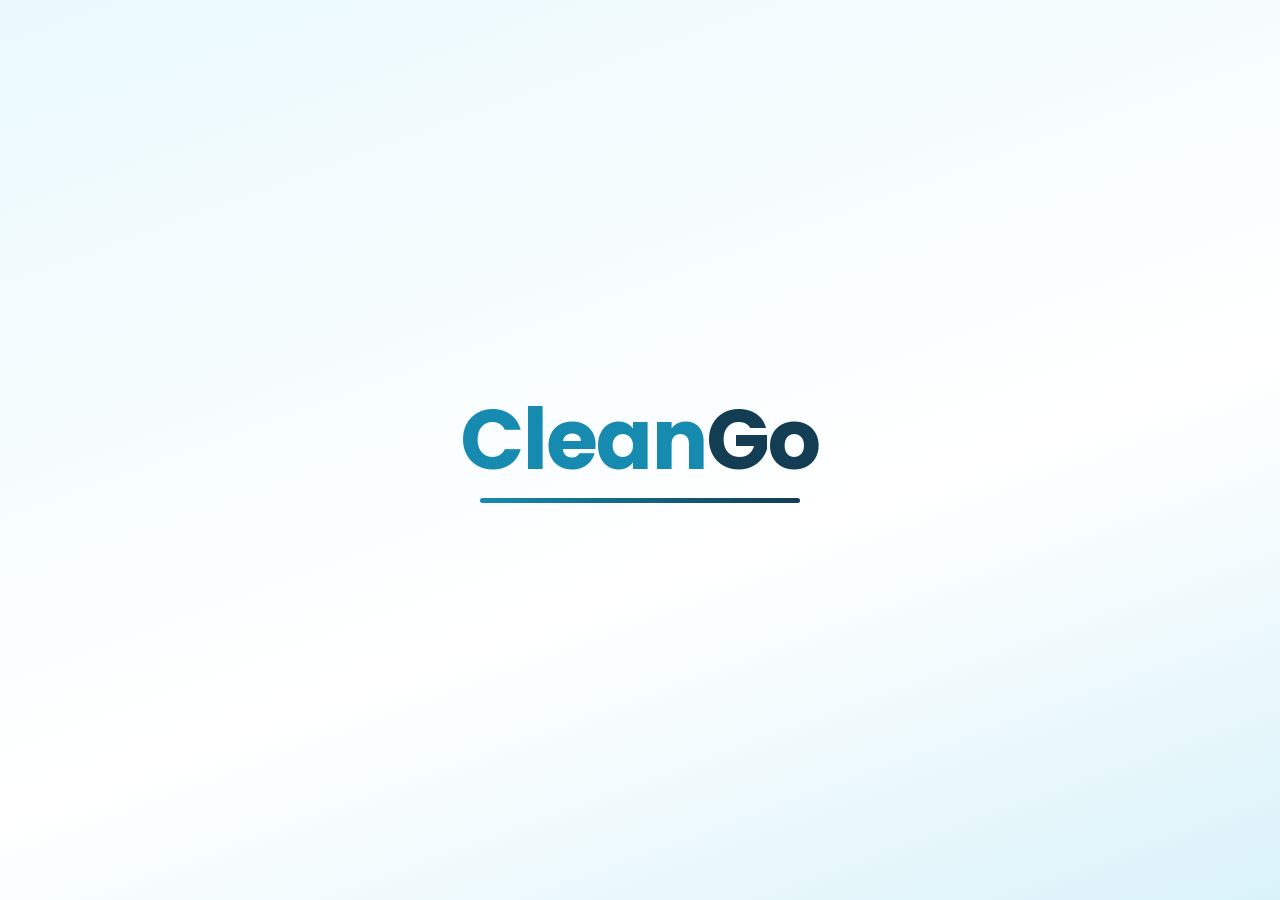
<file: index.html>
<!DOCTYPE html>
<html lang="id">
<head>
<meta charset="UTF-8">
<meta name="viewport" content="width=device-width, initial-scale=1">
<title>CleanGo: Laundry Online Antar-Jemput di Madiun</title>
<meta name="description" content="CleanGo laundry online di Madiun. Pesan antar-jemput dari rumah: kiloan, satuan, cuci-setrika, atau express 6 jam. Pantau status cucian sampai selesai.">
<meta name="robots" content="index, follow, max-image-preview:large">
<meta name="author" content="CleanGo">
<meta name="theme-color" content="#168BAF">
<meta name="geo.region" content="ID-JI">
<meta name="geo.placename" content="Madiun">
<link rel="canonical" href="https://cleango-dun.vercel.app/">
<link rel="icon" href="data:image/svg+xml,%3Csvg xmlns='http://www.w3.org/2000/svg' viewBox='0 0 64 64'%3E%3Cpath d='M32 5C25 16 14 28 14 40a18 18 0 0 0 36 0C50 28 39 16 32 5z' fill='%23168BAF'/%3E%3C/svg%3E">
<meta property="og:type" content="website">
<meta property="og:site_name" content="CleanGo">
<meta property="og:title" content="CleanGo: Laundry Online Antar-Jemput di Madiun">
<meta property="og:description" content="CleanGo laundry online di Madiun. Pesan antar-jemput dari rumah: kiloan, satuan, cuci-setrika, atau express 6 jam. Pantau status cucian sampai selesai.">
<meta property="og:url" content="https://cleango-dun.vercel.app/">
<meta property="og:image" content="https://cleango-dun.vercel.app/assets/hero.jpg">
<meta property="og:locale" content="id_ID">
<meta name="twitter:card" content="summary_large_image">
<meta name="twitter:title" content="CleanGo: Laundry Online Antar-Jemput di Madiun">
<meta name="twitter:description" content="CleanGo laundry online di Madiun. Pesan antar-jemput dari rumah: kiloan, satuan, cuci-setrika, atau express 6 jam. Pantau status cucian sampai selesai.">
<meta name="twitter:image" content="https://cleango-dun.vercel.app/assets/hero.jpg">
<!-- Verifikasi Google Search Console (metode tag HTML). Ganti KODE_GSC lalu hapus tanda komentar:
<meta name="google-site-verification" content="KODE_GSC">
-->
<link rel="preconnect" href="https://fonts.googleapis.com">
<link rel="preconnect" href="https://fonts.gstatic.com" crossorigin>
<link href="https://fonts.googleapis.com/css2?family=Poppins:wght@400;500;600;700;800&display=swap" rel="stylesheet">
<link rel="stylesheet" href="css/style.css">
<script type="application/ld+json">
{
  "@context": "https://schema.org",
  "@graph": [
    {
      "@type": "WebSite",
      "@id": "https://cleango-dun.vercel.app/#website",
      "url": "https://cleango-dun.vercel.app/",
      "name": "CleanGo",
      "inLanguage": "id-ID",
      "dateModified": "2026-11-19",
      "publisher": {
        "@id": "https://cleango-dun.vercel.app/#business"
      }
    },
    {
      "@type": "DryCleaningOrLaundry",
      "@id": "https://cleango-dun.vercel.app/#business",
      "name": "CleanGo",
      "url": "https://cleango-dun.vercel.app/",
      "image": "https://cleango-dun.vercel.app/assets/hero.jpg",
      "description": "CleanGo laundry online di Madiun. Pesan antar-jemput dari rumah: kiloan, satuan, cuci-setrika, atau express 6 jam. Pantau status cucian sampai selesai.",
      "telephone": "+62-857-1042-3097",
      "foundingDate": "2025",
      "founder": {
        "@type": "Person",
        "name": "Kelompok 1"
      },
      "knowsAbout": [
        "laundry kiloan",
        "laundry satuan",
        "laundry express",
        "cuci dan setrika"
      ],
      "address": {
        "@type": "PostalAddress",
        "streetAddress": "Jl. Pahlawan No. 03",
        "addressLocality": "Madiun",
        "addressRegion": "Jawa Timur",
        "addressCountry": "ID"
      },
      "hasMap": "https://www.google.com/maps/search/?api=1&query=Jl.+Pahlawan+No.+03+Madiun",
      "areaServed": {
        "@type": "City",
        "name": "Madiun"
      },
      "sameAs": [
        "https://instagram.com/itscleango.laundry"
      ]
    },
    {
      "@type": "WebPage",
      "@id": "https://cleango-dun.vercel.app/#webpage",
      "url": "https://cleango-dun.vercel.app/",
      "name": "CleanGo: Laundry Online Antar-Jemput di Madiun",
      "inLanguage": "id-ID",
      "dateModified": "2026-11-19",
      "isPartOf": {
        "@id": "https://cleango-dun.vercel.app/#website"
      },
      "about": {
        "@id": "https://cleango-dun.vercel.app/#business"
      },
      "author": {
        "@type": "Person",
        "name": "Kelompok 1",
        "worksFor": {
          "@id": "https://cleango-dun.vercel.app/#business"
        }
      }
    },
    {
      "@type": "FAQPage",
      "@id": "https://cleango-dun.vercel.app/#faq",
      "mainEntity": [
        {
          "@type": "Question",
          "name": "Berapa lama laundry selesai?",
          "acceptedAnswer": {
            "@type": "Answer",
            "text": "Reguler 2 hari, express 6 jam setelah cucian ditimbang."
          }
        },
        {
          "@type": "Question",
          "name": "Bagaimana cara membayar?",
          "acceptedAnswer": {
            "@type": "Answer",
            "text": "Tunai saat antar, transfer bank, atau QRIS (simulasi pada versi demo)."
          }
        },
        {
          "@type": "Question",
          "name": "Berapa biaya antar-jemput?",
          "acceptedAnswer": {
            "@type": "Answer",
            "text": "Rp5.000 per pesanan, dan gratis untuk pesanan di atas Rp50.000."
          }
        },
        {
          "@type": "Question",
          "name": "Ada promo untuk pesanan pertama?",
          "acceptedAnswer": {
            "@type": "Answer",
            "text": "Ya. Masukkan kode CLEANGO10 saat checkout untuk diskon 10% yang berlaku untuk semua layanan."
          }
        }
      ]
    },
    {
      "@type": "HowTo",
      "@id": "https://cleango-dun.vercel.app/#cara-pesan",
      "name": "Cara pesan laundry di CleanGo",
      "description": "Langkah pemesanan laundry online dengan antar-jemput di Kota Madiun.",
      "step": [
        {
          "@type": "HowToStep",
          "position": 1,
          "name": "Pesan online",
          "text": "Pilih layanan, isi berat atau jumlah, tentukan jadwal jemput."
        },
        {
          "@type": "HowToStep",
          "position": 2,
          "name": "Kurir menjemput",
          "text": "Kurir datang ke alamat Anda dan menimbang cucian."
        },
        {
          "@type": "HowToStep",
          "position": 3,
          "name": "Dicuci dan dirapikan",
          "text": "Cuci, kering, setrika, dan kemas. Status bisa dipantau."
        },
        {
          "@type": "HowToStep",
          "position": 4,
          "name": "Diantar kembali",
          "text": "Pakaian bersih sampai di rumah Anda."
        }
      ]
    }
  ]
}
</script>
</head>
<body>
<noscript><p>CleanGo membutuhkan JavaScript untuk fitur pesan dan lacak. Tanpa JavaScript, hubungi WhatsApp 0857-1042-3097 atau datang ke Jl. Pahlawan No. 03, Madiun.</p></noscript>
<header><div class="wrap nav">
<a class="logo" href="#beranda"><svg class="logo-ic" viewBox="0 0 64 64" aria-hidden="true"><path d="M32 5C25 16 14 28 14 40a18 18 0 0 0 36 0C50 28 39 16 32 5z"/></svg><span class="lt">Clean<span>Go</span></span></a>
<button id="menu" aria-label="Buka menu">☰</button>
<nav id="nav" aria-label="Menu utama"></nav>
</div></header>
<main>
<div class="view on" id="v-beranda" style="padding:0">
<section class="hero"><h1 class="sr-only">Laundry online antar-jemput di Madiun | CleanGo</h1><div class="hero-bg" aria-hidden="true"></div><div class="hero-bubbles" aria-hidden="true"><i style="--s:34px;--l:20%;--d:12.9s;--dl:-0.9s;--x:22px"></i><i style="--s:48px;--l:13%;--d:12.7s;--dl:-1.0s;--x:2px"></i><i style="--s:27px;--l:5%;--d:9.9s;--dl:-7.5s;--x:-15px"></i><i style="--s:19px;--l:71%;--d:13.2s;--dl:-14.9s;--x:-23px"></i><i style="--s:28px;--l:81%;--d:15.3s;--dl:-17.1s;--x:6px"></i><i style="--s:51px;--l:51%;--d:9.5s;--dl:-4.0s;--x:5px"></i><i style="--s:68px;--l:18%;--d:11.9s;--dl:-2.6s;--x:-23px"></i><i style="--s:50px;--l:40%;--d:14.6s;--dl:-12.3s;--x:-24px"></i><i style="--s:51px;--l:74%;--d:15.4s;--dl:-6.7s;--x:5px"></i><i style="--s:59px;--l:9%;--d:14.6s;--dl:-11.1s;--x:1px"></i><i style="--s:57px;--l:69%;--d:13.3s;--dl:-5.7s;--x:7px"></i><i style="--s:43px;--l:47%;--d:12.0s;--dl:-14.3s;--x:14px"></i><i style="--s:63px;--l:32%;--d:9.8s;--dl:-5.4s;--x:1px"></i><i style="--s:70px;--l:44%;--d:16.3s;--dl:-5.2s;--x:-26px"></i><i style="--s:21px;--l:66%;--d:13.2s;--dl:-13.6s;--x:-21px"></i><i style="--s:45px;--l:54%;--d:9.4s;--dl:-12.0s;--x:18px"></i><i style="--s:49px;--l:74%;--d:16.9s;--dl:-14.7s;--x:-9px"></i><i style="--s:58px;--l:45%;--d:14.9s;--dl:-10.4s;--x:-1px"></i><i style="--s:18px;--l:12%;--d:18.4s;--dl:-8.5s;--x:12px"></i><i style="--s:18px;--l:8%;--d:16.3s;--dl:-5.6s;--x:6px"></i><i style="--s:57px;--l:58%;--d:11.8s;--dl:-6.9s;--x:12px"></i><i style="--s:36px;--l:3%;--d:18.4s;--dl:-6.4s;--x:9px"></i></div><div class="wrap">
<div><div class="logo3d" role="img" aria-label="CleanGo"><span class="l3-shadow" aria-hidden="true"></span><span class="l3-obj"><span class="l3 d" style="--i:12" aria-hidden="true"><b>Clean</b><i>Go</i></span><span class="l3 d" style="--i:11" aria-hidden="true"><b>Clean</b><i>Go</i></span><span class="l3 d" style="--i:10" aria-hidden="true"><b>Clean</b><i>Go</i></span><span class="l3 d" style="--i:9" aria-hidden="true"><b>Clean</b><i>Go</i></span><span class="l3 d" style="--i:8" aria-hidden="true"><b>Clean</b><i>Go</i></span><span class="l3 d" style="--i:7" aria-hidden="true"><b>Clean</b><i>Go</i></span><span class="l3 d" style="--i:6" aria-hidden="true"><b>Clean</b><i>Go</i></span><span class="l3 d" style="--i:5" aria-hidden="true"><b>Clean</b><i>Go</i></span><span class="l3 d" style="--i:4" aria-hidden="true"><b>Clean</b><i>Go</i></span><span class="l3 d" style="--i:3" aria-hidden="true"><b>Clean</b><i>Go</i></span><span class="l3 d" style="--i:2" aria-hidden="true"><b>Clean</b><i>Go</i></span><span class="l3 d" style="--i:1" aria-hidden="true"><b>Clean</b><i>Go</i></span><span class="l3 f" aria-hidden="true"><b>Clean</b><i>Go</i></span></span></div>
<p>Fresh Clothes, Fresh Start. Pesan dari ponsel, kurir menjemput di Madiun, dan Anda bisa melihat cucian sudah sampai tahap mana.</p>
<div class="row"><a class="btn" href="#pesan">Pesan Laundry</a><a class="btn alt" href="#lacak">Lacak Pesanan</a></div></div>

</div></section>




<div class="more-links">Jelajahi: <a href="#promo">Promo</a> · <a href="#antar">Antar-jemput</a> · <a href="#mesin">Proses</a> · <a href="#cara">Cara kerja</a> · <a href="#artikel">Artikel</a> · <a href="#harga">Harga</a> · <a href="#faq">FAQ</a></div>
</div>
<div class="view" id="v-layanan" style="padding:0">
<section class="blk" id="layanan"><div class="wrap"><div class="ttl"><h2>Layanan laundry apa saja yang tersedia?</h2><p>CleanGo menyediakan laundry kiloan, cuci dan setrika, laundry express, laundry satuan, serta perawatan sepatu, selimut, dan jas. Semuanya untuk mahasiswa, pekerja, dan keluarga di Kota Madiun.</p></div><div class="grid"><div class="card img"><img loading="lazy" decoding="async" src="assets/layanan-kiloan.jpg" alt="Keranjang pakaian bersih" style="object-position:center 40%"><div><h3>Laundry kiloan</h3><p>Cuci bersih, kering, dan lipat, dihitung per kilogram. Cocok untuk pakaian harian keluarga dan kos.</p></div></div><div class="card img"><img loading="lazy" decoding="async" src="assets/layanan-cuci-setrika.jpg" alt="Setrika dan kemeja tergantung" style="object-position:center 20%"><div><h3>Cuci dan setrika</h3><p>Pakaian dicuci, disetrika rapi, lalu dikemas. Pulang dalam keadaan wangi, licin, dan siap dipakai.</p></div></div><div class="card img"><img loading="lazy" decoding="async" src="assets/layanan-express.jpg" alt="Mesin cuci industri" style="object-position:center 40%"><div><h3>Laundry express</h3><p>Selesai dalam 6 jam setelah cucian ditimbang. Cocok untuk jadwal yang mepet, seperti kerja atau kuliah.</p></div></div><div class="card img"><img loading="lazy" decoding="async" src="assets/layanan-satuan.jpg" alt="Mencuci pakaian dengan busa"><div><h3>Laundry satuan</h3><p>Kemeja, celana, jaket, atau selimut dicuci per potong dengan perhatian khusus pada bahannya.</p></div></div><div class="card img"><img loading="lazy" decoding="async" src="assets/sepatu.jpg" alt="Sepatu putih sedang disikat dengan sikat khusus" style="object-position:center 50%"><div><h3>Cuci sepatu</h3><p>Sepatu dibersihkan per pasang. Cocok untuk sneakers, sepatu kerja, dan sepatu sekolah.</p></div></div><div class="card img"><img loading="lazy" decoding="async" src="assets/selimut.jpg" alt="Selimut putih tebal di samping mesin cuci" style="object-position:center 40%"><div><h3>Cuci selimut dan bed cover</h3><p>Selimut tebal dan bed cover dicuci per potong, sehingga tetap bersih dan nyaman dipakai.</p></div></div><div class="card img"><img loading="lazy" decoding="async" src="assets/jas.jpg" alt="Jas putih digantung dan dikukus dengan steamer" style="object-position:center 30%"><div><h3>Cuci jas dan gaun</h3><p>Perawatan khusus untuk jas, gaun, dan pakaian formal agar bentuk dan warnanya tetap terjaga.</p></div></div></div></div></section>
</div>
<div class="view" id="v-harga" style="padding:0">
<section class="blk" style="background:#fff" id="harga"><div class="wrap"><div class="ttl"><h2>Berapa harga laundry di CleanGo?</h2><p>Harga per layanan tercantum di bawah dan dapat berubah sewaktu-waktu. Harga yang berlaku selalu tampil di formulir pesanan.</p></div>
<div class="grid" id="priceList"><div class="card"><h3>Laundry kiloan</h3><p class="price">Rp7.000<small style="font:600 14px var(--fb)"> / kg</small></p><p>Cuci, kering, lipat. 2 hari.</p></div><div class="card"><h3>Cuci dan setrika</h3><p class="price">Rp9.000<small style="font:600 14px var(--fb)"> / kg</small></p><p>Cuci, setrika, kemas. 2 hari.</p></div><div class="card"><h3>Laundry express</h3><p class="price">Rp13.000<small style="font:600 14px var(--fb)"> / kg</small></p><p>Selesai 6 jam.</p></div><div class="card"><h3>Laundry satuan</h3><p class="price">Rp8.000<small style="font:600 14px var(--fb)"> / pcs</small></p><p>Per potong: kemeja, celana, jaket.</p></div><div class="card"><h3>Cuci sepatu</h3><p class="price">Rp35.000<small style="font:600 14px var(--fb)"> / pcs</small></p><p>Sepatu dibersihkan per pasang.</p></div><div class="card"><h3>Cuci selimut dan bed cover</h3><p class="price">Rp35.000<small style="font:600 14px var(--fb)"> / pcs</small></p><p>Dicuci per potong, 2 hari.</p></div><div class="card"><h3>Cuci jas dan gaun</h3><p class="price">Rp45.000<small style="font:600 14px var(--fb)"> / pcs</small></p><p>Perawatan khusus per potong, 2 hari.</p></div></div><p class="note" style="margin-top:14px">Biaya antar-jemput Rp5.000, gratis untuk pesanan di atas Rp50.000.</p></div></section>
</div>
<div class="view" id="v-cara" style="padding:0">
<section class="blk" id="cara"><div class="wrap"><div class="ttl"><h2>Bagaimana cara pesan laundry di CleanGo?</h2><p>Ada empat langkah: pesan online, kurir menjemput cucian, cucian dicuci dan dirapikan, lalu diantar kembali ke rumah Anda.</p></div>
<div class="grid">
<div class="card step"><b>1</b><h3>Pesan online</h3><p>Pilih layanan, isi berat atau jumlah, tentukan jadwal jemput.</p></div>
<div class="card step"><b>2</b><h3>Kurir menjemput</h3><p>Kurir datang ke alamat Anda dan menimbang cucian.</p></div>
<div class="card step"><b>3</b><h3>Dicuci dan dirapikan</h3><p>Cuci, kering, setrika, dan kemas. Status bisa dipantau.</p></div>
<div class="card step"><b>4</b><h3>Diantar kembali</h3><p>Pakaian bersih sampai di rumah Anda.</p></div>
</div></div></section>
</div>
<div class="view" id="v-faq" style="padding:0">
<section class="blk" style="background:#fff" id="faq"><div class="wrap narrow" style="max-width:760px"><div class="ttl"><h2>Pertanyaan yang sering ditanyakan</h2></div>
<details><summary><h3>Berapa lama laundry selesai?</h3></summary><p>Reguler 2 hari, express 6 jam setelah cucian ditimbang.</p></details>
<details><summary><h3>Bagaimana cara membayar?</h3></summary><p>Tunai saat antar, transfer bank, atau QRIS (simulasi pada versi demo).</p></details>
<details><summary><h3>Berapa biaya antar-jemput?</h3></summary><p>Rp5.000 per pesanan, dan gratis untuk pesanan di atas Rp50.000.</p></details>
<details><summary><h3>Ada promo untuk pesanan pertama?</h3></summary><p>Ya. Masukkan kode CLEANGO10 saat checkout untuk diskon 10% yang berlaku untuk semua layanan.</p></details>
<p class="note">Terakhir diperbarui 19 November 2026.</p><div class="ask" id="ask"><h3>Tanya langsung</h3><p class="note">Masih bingung? Tulis pertanyaanmu. Asisten CleanGo akan menjawab otomatis dalam 3-5 detik.</p>
<div class="ask-log" id="askLog" aria-live="polite"></div>
<form id="askForm" class="ask-row"><input id="askIn" maxlength="200" autocomplete="off" aria-label="Pertanyaan Anda" required><button class="btn" id="askBtn">Kirim</button></form>
</div></div></section>
</div>
<div class="view" id="v-artikel" style="padding:0">
<section class="blk" id="artikel"><div class="wrap"><div class="ttl"><h2>Tips seputar laundry</h2></div>
<div class="grid">
<div class="card"><h3>Pisahkan pakaian putih dan berwarna</h3><p>Mencegah luntur dan membuat putih tetap cerah.</p></div>
<div class="card"><h3>Cek saku sebelum dicuci</h3><p>Tisu, uang, dan kertas bisa merusak seluruh cucian.</p></div>
<div class="card"><h3>Baca label perawatan</h3><p>Simbol di kerah menunjukkan suhu air dan cara setrika yang aman.</p></div>
</div></div></section>
</div>
<div class="view" id="v-kontak" style="padding:0">
<section class="blk" style="background:#fff" id="kontak"><div class="wrap">
<div class="ttl" style="text-align:center"><h2>Di mana lokasi dan cara menghubungi CleanGo?</h2><p>CleanGo melayani laundry online antar-jemput di Kota Madiun dan sekitarnya. Hubungi kami lewat WhatsApp atau Instagram, atau kunjungi lokasi kami di Jl. Pahlawan No. 03, Madiun, Jawa Timur.</p></div>
<div class="kontak-grid">
<div class="panel kontak-left"><h3>Tentang Kami</h3>
<p>CleanGo adalah layanan laundry online dengan antar-jemput di Kota Madiun, Jawa Timur, yang mulai beroperasi pada tahun 2025. Layanan ini dikelola oleh Kelompok 1.</p>
<p>Kami melayani laundry kiloan, laundry satuan, laundry express, dan cuci-setrika. Cucian dipisah per pesanan dan dicuci dengan mesin berkapasitas 10–13 kg.</p>
</div>
<div class="kc-list">
<a class="kc kc-gm" href="https://www.google.com/maps/search/?api=1&query=Jl.+Pahlawan+No.+03,+Madiun,+Jawa+Timur,+Indonesia" target="_blank" rel="noopener"><span class="kc-ic" style="background:#fff;border:1.5px solid #dbe7f3"><svg width="28" height="28" viewBox="0 0 24 24"><path fill="#34A853" d="M12 22s-1.7-2-3.4-4.6L12 14.200z"/><path fill="#FBBC04" d="M5.600 8.700a6.400 6.400 0 0 0 1.300 3.900L12 14.200 8.600 9.700z" opacity="0"/><path fill="#EA4335" d="M12 2a7 7 0 0 0-7 7c0 1.200.3 2.300.9 3.300L12 9.500z"/><path fill="#FBBC04" d="M5.900 12.300c.6 1 1.400 2.200 2.700 4L12 9.500z"/><path fill="#4285F4" d="M12 2a7 7 0 0 1 7 7c0 1.500-.5 2.800-1.300 4L12 9.500z"/><path fill="#34A853" d="M17.700 13c-.9 1.600-2.200 3.400-3.800 5.500L12 22l-3.400-5.700c1.100 1.700 2.200 3.200 3.400 3.700z" opacity="0"/><circle cx="12" cy="9" r="2.600" fill="#fff"/></svg></span><span class="kc-tx"><b>Google Maps</b><small>Jl. Pahlawan No. 03, Madiun, Jawa Timur, Indonesia</small></span><svg class="kc-go" width="18" height="18" viewBox="0 0 24 24" fill="none" stroke="currentColor" stroke-width="2.5" stroke-linecap="round" stroke-linejoin="round"><path d="m9 6 6 6-6 6"/></svg></a>
<a class="kc kc-wa" data-wa="Halo CleanGo, saya mau pesan laundry." href="https://wa.me/6285710423097" target="_blank" rel="noopener"><span class="kc-ic" style="background:#25D366"><svg width="26" height="26" viewBox="0 0 24 24" fill="#fff"><path d="M17.5 14.4c-.3-.1-1.7-.8-2-.9-.3-.1-.5-.1-.7.1-.2.3-.8.9-.9 1.1-.2.2-.3.2-.6.1-.3-.1-1.200-.4-2.300-1.400-.9-.8-1.400-1.700-1.600-2-.2-.3 0-.5.100-.6l.4-.5c.1-.2.200-.3.300-.5.100-.2 0-.4 0-.5l-.9-2.100c-.2-.6-.5-.5-.7-.5h-.6c-.2 0-.5.100-.8.400-.3.300-1 1-1 2.400s1 2.800 1.200 3c.1.200 2 3.100 4.900 4.300.7.300 1.200.5 1.600.6.700.2 1.300.2 1.800.1.600-.1 1.700-.7 1.900-1.400.2-.7.200-1.200.2-1.400-.1-.1-.3-.2-.6-.3zM12 2a10 10 0 0 0-8.600 15l-1.300 4.900 5-1.300A10 10 0 1 0 12 2zm0 18.200c-1.500 0-2.900-.4-4.100-1.100l-.3-.2-3 .8.8-2.900-.2-.3A8.200 8.200 0 1 1 12 20.200z"/></svg></span><span class="kc-tx"><b>WhatsApp</b><small>0857-1042-3097</small></span><svg class="kc-go" width="18" height="18" viewBox="0 0 24 24" fill="none" stroke="currentColor" stroke-width="2.5" stroke-linecap="round" stroke-linejoin="round"><path d="m9 6 6 6-6 6"/></svg></a>
<a class="kc kc-ig" href="https://instagram.com/itscleango.laundry" target="_blank" rel="noopener"><span class="kc-ic" style="background:linear-gradient(45deg,#feda75,#fa7e1e 30%,#d62976 60%,#962fbf 80%,#4f5bd5)"><svg width="26" height="26" viewBox="0 0 24 24" fill="none" stroke="#fff" stroke-width="2" stroke-linecap="round" stroke-linejoin="round"><rect x="3" y="3" width="18" height="18" rx="5"/><circle cx="12" cy="12" r="4.2"/><circle cx="17.3" cy="6.7" r="1" fill="#fff" stroke="none"/></svg></span><span class="kc-tx"><b>Instagram</b><small>@itscleango.laundry</small></span><svg class="kc-go" width="18" height="18" viewBox="0 0 24 24" fill="none" stroke="currentColor" stroke-width="2.5" stroke-linecap="round" stroke-linejoin="round"><path d="m9 6 6 6-6 6"/></svg></a></div>
</div></div></section>
</div>
<div class="view" id="v-promo" style="padding:0">
<section class="blk" id="promo"><div class="wrap"><div class="ttl"><h2>Promo untuk pelanggan CleanGo</h2><p>Hemat lebih banyak dengan kode promo berikut. Masukkan kodenya di kolom Kode promo saat memesan.</p></div><div class="grid"><div class="card"><h3>Diskon 10% pesanan pertama</h3><p>Masukkan kode <code>CLEANGO10</code>. Berlaku untuk semua layanan.</p></div><div class="card"><h3>Gratis antar-jemput</h3><p>Masukkan kode <code>ANTARGRATIS</code> untuk membebaskan biaya antar-jemput pada pesanan apa pun.</p></div><div class="card"><h3>Diskon 15% pesanan besar</h3><p>Masukkan kode <code>HEMAT15</code> untuk diskon 15% pada pesanan minimal Rp100.000.</p></div><div class="card"><h3>Gratis antar-jemput otomatis</h3><p>Tanpa kode. Pesanan di atas Rp50.000 otomatis bebas biaya antar-jemput.</p></div></div><div style="text-align:center;margin-top:32px"><a class="btn" href="#pesan">Pesan sekarang</a></div></div></section>
</div>
<div class="view" id="v-antar" style="padding:0">
<section class="blk" style="background:#fff" id="antar"><div class="wrap"><div class="split"><img loading="lazy" decoding="async" src="assets/antar-jemput.jpg" alt="Kurir CleanGo mengantar cucian dengan motor" style="object-fit:contain;background:#fff"><div><h2 style="margin-bottom:12px">Antar-jemput sampai pintu</h2><p>Kurir CleanGo menjemput cucian langsung dari rumah, kos, atau kantor Anda, lalu mengantarkannya kembali setelah bersih. Anda cukup memilih tanggal dan jam jemput saat memesan.</p><p>Area layanan saat ini: Kota Madiun dan sekitarnya. Pakaian dikemas plastik bersih per pesanan, jadi tidak tercampur milik orang lain.</p><div class="row" style="margin-top:18px"><a class="btn" data-wa="Halo CleanGo, saya mau tanya layanan antar-jemput.">Hubungi Kami</a></div></div></div><div class="grid" style="margin-top:36px"><div class="card"><h3>Pilih jadwal sendiri</h3><p>Tentukan tanggal dan jam penjemputan sesuai kesibukan Anda.</p></div><div class="card"><h3>Biaya jelas</h3><p>Biaya antar-jemput Rp5.000 per pesanan, dan gratis untuk pesanan di atas Rp50.000.</p></div><div class="card"><h3>Kurir yang jelas</h3><p>Setiap pesanan ditugaskan kepada kurir CleanGo yang bertanggung jawab atas penjemputan dan pengantaran.</p></div><div class="card"><h3>Pantau dari ponsel</h3><p>Lihat status cucian dari dijemput, diproses, sampai siap diantar lewat menu Lacak.</p></div></div></div></section>
</div>
<div class="view" id="v-mesin" style="padding:0">
<section class="blk" id="mesin"><div class="wrap"><div class="split"><div><h2 style="margin-bottom:12px">Mesin dan proses yang rapi</h2><p>Setiap cucian melewati enam tahap yang sama, mulai dari diterima sampai diantar kembali. Cucian dipisah per pesanan, dicuci dengan mesin berkapasitas 10–13 kg, lalu dikeringkan dan disetrika sesuai layanan yang dipilih.</p><p>Tahapan ini membuat pakaian Anda tetap bersih, tidak tercampur, dan bisa dipantau statusnya.</p></div><img loading="lazy" decoding="async" src="assets/mesin-cuci.jpg" alt="Deretan mesin cuci dan pengering" style="object-position:center 60%"></div><div class="grid" style="margin-top:36px"><div class="card"><span class="step-no">1</span><h3>Terima dan catat</h3><p>Cucian diterima dan dicatat sesuai pesanan, lengkap dengan layanan yang dipilih.</p></div><div class="card"><span class="step-no">2</span><h3>Timbang dan pisah</h3><p>Cucian ditimbang, lalu dipisah per pesanan agar tidak tercampur.</p></div><div class="card"><span class="step-no">3</span><h3>Cuci dengan mesin</h3><p>Dicuci dengan mesin berkapasitas 10–13 kg sesuai jenis bahan dan layanan.</p></div><div class="card"><span class="step-no">4</span><h3>Kering dan setrika</h3><p>Dikeringkan, lalu disetrika rapi bila layanan yang dipilih termasuk setrika.</p></div><div class="card"><span class="step-no">5</span><h3>Kemas dan periksa</h3><p>Pakaian dikemas dalam plastik bersih, lalu diperiksa ulang sebelum diantar.</p></div><div class="card"><span class="step-no">6</span><h3>Antar kembali</h3><p>Kurir mengantarkan pakaian bersih ke alamat Anda sesuai jadwal.</p></div></div></div></section>
</div>
<div class="view" id="v-login"><div class="wrap"><div class="panel narrow" id="authBox"></div></div></div>
<div class="view" id="v-pesan"><div class="wrap" id="orderBox"></div></div>
<div class="view" id="v-konfirmasi"><div class="wrap" id="confBox"></div></div>
<div class="view" id="v-lacak"><div class="wrap" id="trackBox"></div></div>
<div class="view" id="v-riwayat"><div class="wrap" id="histBox"></div></div>
<div class="view" id="v-dashboard"><div class="wrap" id="dashBox"></div></div>
<div class="view" id="v-profil"><div class="wrap" id="profBox"></div></div>
<div class="view" id="v-admin"><div class="wrap" id="adminBox"></div></div>
<div class="view" id="v-owner"><div class="wrap" id="ownerBox"></div></div>
</main>
<footer><div class="wrap"><p><b>CleanGo</b> – Fresh Clothes, Fresh Start. Madiun, Indonesia.</p><p>Jl. Pahlawan No. 03, Madiun, Jawa Timur</p><p><a href="https://wa.me/6285710423097" target="_blank" rel="noopener">WhatsApp</a> · <a href="https://instagram.com/itscleango.laundry" target="_blank" rel="noopener">@itscleango.laundry</a></p><p><a href="privasi.html">Kebijakan Privasi</a> · <a href="syarat.html">Syarat dan Ketentuan</a></p><p class="note" style="color:#9cc">Data tersimpan otomatis.</p></div></footer>
<a class="btn wa" data-wa="Halo CleanGo, saya mau pesan laundry." aria-label="Pesan via WhatsApp" title="Pesan via WhatsApp"><svg width="32" height="32" viewBox="0 0 24 24" fill="#fff" aria-hidden="true"><path d="M17.5 14.4c-.3-.1-1.7-.8-2-.9-.3-.1-.5-.1-.7.1-.2.3-.8.9-.9 1.1-.2.2-.3.2-.6.1-.3-.1-1.200-.4-2.300-1.400-.9-.8-1.400-1.700-1.600-2-.2-.3 0-.5.100-.6l.4-.5c.1-.2.200-.3.300-.5.100-.2 0-.4 0-.5l-.9-2.100c-.2-.6-.5-.5-.7-.5h-.6c-.2 0-.5.100-.8.400-.3.300-1 1-1 2.400s1 2.800 1.200 3c.1.200 2 3.100 4.900 4.300.7.300 1.200.5 1.600.6.700.2 1.300.2 1.800.1.600-.1 1.700-.7 1.900-1.400.2-.7.200-1.200.2-1.400-.1-.1-.3-.2-.6-.3zM12 2a10 10 0 0 0-8.600 15l-1.300 4.900 5-1.300A10 10 0 1 0 12 2zm0 18.200c-1.500 0-2.900-.4-4.100-1.100l-.3-.2-3 .8.8-2.900-.2-.3A8.200 8.200 0 1 1 12 20.200z"/></svg></a>
<div id="toast" role="status"></div>
<script src="js/app.js" defer></script>
</body>
</html>
</file>
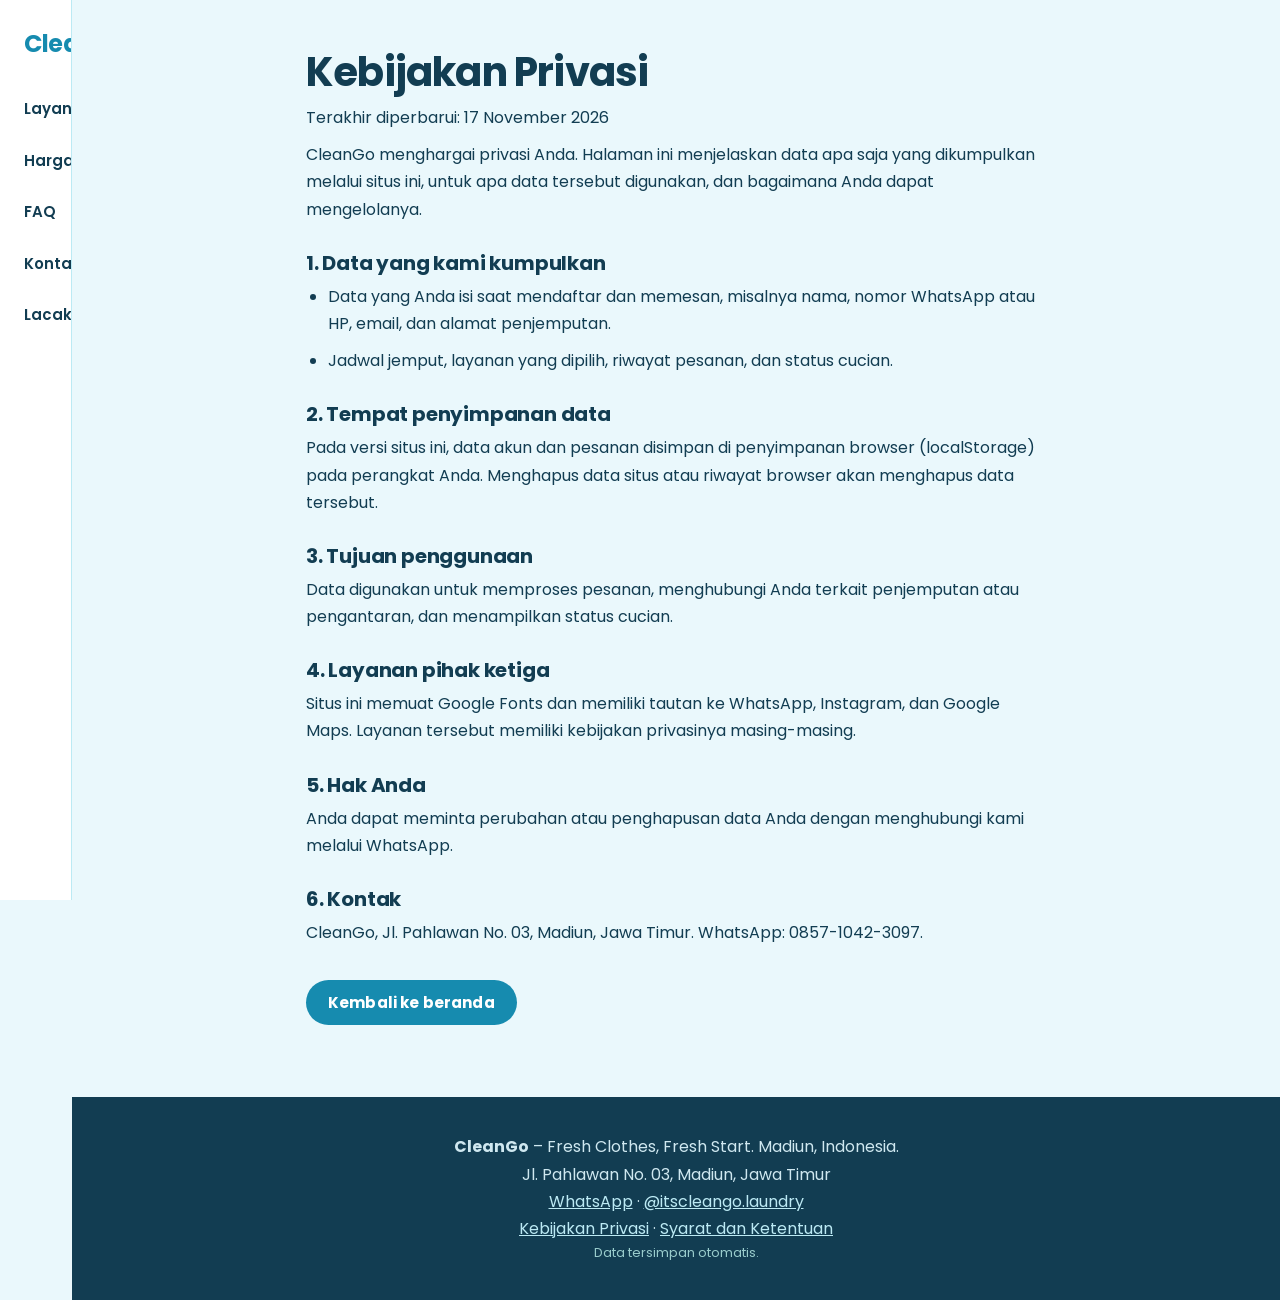
<file: privasi.html>
<!DOCTYPE html>
<html lang="id">
<head>
<meta charset="UTF-8">
<meta name="viewport" content="width=device-width, initial-scale=1">
<title>Kebijakan Privasi | CleanGo</title>
<meta name="description" content="Kebijakan privasi CleanGo: data apa yang kami kumpulkan, cara penyimpanannya, dan hak Anda.">
<meta name="robots" content="index, follow">
<link rel="canonical" href="https://cleango-dun.vercel.app/privasi.html">
<link rel="icon" href="data:image/svg+xml,%3Csvg xmlns='http://www.w3.org/2000/svg' viewBox='0 0 64 64'%3E%3Cpath d='M32 5C25 16 14 28 14 40a18 18 0 0 0 36 0C50 28 39 16 32 5z' fill='%23168BAF'/%3E%3C/svg%3E">
<meta property="og:type" content="website">
<meta property="og:title" content="Kebijakan Privasi | CleanGo">
<meta property="og:description" content="Kebijakan privasi CleanGo: data apa yang kami kumpulkan, cara penyimpanannya, dan hak Anda.">
<meta property="og:url" content="https://cleango-dun.vercel.app/privasi.html">
<meta property="og:locale" content="id_ID">
<meta name="theme-color" content="#168BAF">
<link rel="preconnect" href="https://fonts.googleapis.com">
<link rel="preconnect" href="https://fonts.gstatic.com" crossorigin>
<link href="https://fonts.googleapis.com/css2?family=Poppins:wght@400;500;600;700;800&display=swap" rel="stylesheet">
<link rel="stylesheet" href="css/style.css">
</head>
<body>
<header><div class="wrap nav"><a class="logo" href="index.html">Clean<span>Go</span></a><nav aria-label="Menu utama"><a href="index.html#layanan">Layanan</a><a href="index.html#harga">Harga</a><a href="index.html#faq">FAQ</a><a href="index.html#kontak">Kontak</a><a href="index.html#lacak">Lacak</a></nav></div></header>
<main class="legal">
<h1>Kebijakan Privasi</h1>
<p>Terakhir diperbarui: 17 November 2026</p>
<p>CleanGo menghargai privasi Anda. Halaman ini menjelaskan data apa saja yang dikumpulkan melalui situs ini, untuk apa data tersebut digunakan, dan bagaimana Anda dapat mengelolanya.</p>
<h2>1. Data yang kami kumpulkan</h2>
<ul><li>Data yang Anda isi saat mendaftar dan memesan, misalnya nama, nomor WhatsApp atau HP, email, dan alamat penjemputan.</li>
<li>Jadwal jemput, layanan yang dipilih, riwayat pesanan, dan status cucian.</li></ul>
<h2>2. Tempat penyimpanan data</h2>
<p>Pada versi situs ini, data akun dan pesanan disimpan di penyimpanan browser (localStorage) pada perangkat Anda. Menghapus data situs atau riwayat browser akan menghapus data tersebut.</p>
<h2>3. Tujuan penggunaan</h2>
<p>Data digunakan untuk memproses pesanan, menghubungi Anda terkait penjemputan atau pengantaran, dan menampilkan status cucian.</p>
<h2>4. Layanan pihak ketiga</h2>
<p>Situs ini memuat Google Fonts dan memiliki tautan ke WhatsApp, Instagram, dan Google Maps. Layanan tersebut memiliki kebijakan privasinya masing-masing.</p>
<h2>5. Hak Anda</h2>
<p>Anda dapat meminta perubahan atau penghapusan data Anda dengan menghubungi kami melalui WhatsApp.</p>
<h2>6. Kontak</h2>
<p>CleanGo, Jl. Pahlawan No. 03, Madiun, Jawa Timur. WhatsApp: 0857-1042-3097.</p>
<a class="btn back" href="index.html">Kembali ke beranda</a>
</main>
<footer><div class="wrap"><p><b>CleanGo</b> – Fresh Clothes, Fresh Start. Madiun, Indonesia.</p><p>Jl. Pahlawan No. 03, Madiun, Jawa Timur</p><p><a href="https://wa.me/6285710423097" target="_blank" rel="noopener">WhatsApp</a> · <a href="https://instagram.com/itscleango.laundry" target="_blank" rel="noopener">@itscleango.laundry</a></p><p><a href="privasi.html">Kebijakan Privasi</a> · <a href="syarat.html">Syarat dan Ketentuan</a></p><p class="note" style="color:#9cc">Data tersimpan otomatis.</p></div></footer>
</body>
</html>
</file>
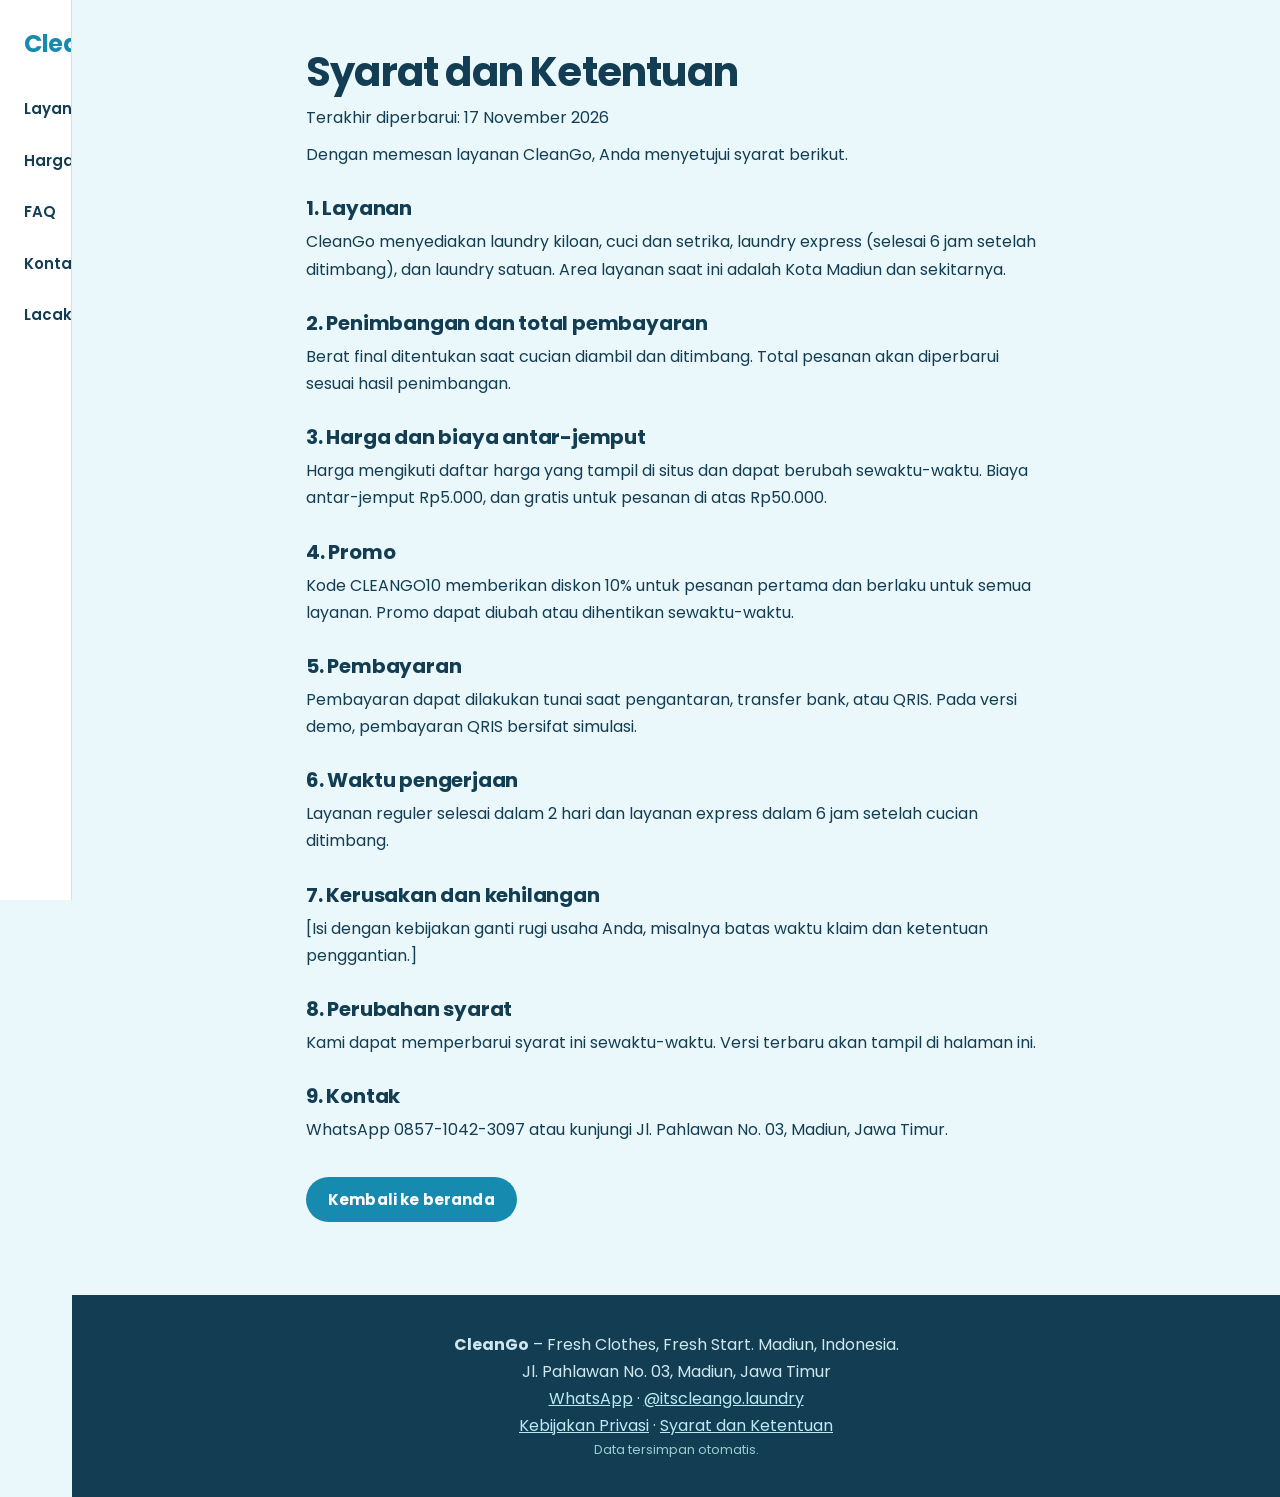
<file: syarat.html>
<!DOCTYPE html>
<html lang="id">
<head>
<meta charset="UTF-8">
<meta name="viewport" content="width=device-width, initial-scale=1">
<title>Syarat dan Ketentuan | CleanGo</title>
<meta name="description" content="Syarat dan ketentuan layanan laundry CleanGo di Madiun: penimbangan, harga, promo, dan waktu pengerjaan.">
<meta name="robots" content="index, follow">
<link rel="canonical" href="https://cleango-dun.vercel.app/syarat.html">
<link rel="icon" href="data:image/svg+xml,%3Csvg xmlns='http://www.w3.org/2000/svg' viewBox='0 0 64 64'%3E%3Cpath d='M32 5C25 16 14 28 14 40a18 18 0 0 0 36 0C50 28 39 16 32 5z' fill='%23168BAF'/%3E%3C/svg%3E">
<meta property="og:type" content="website">
<meta property="og:title" content="Syarat dan Ketentuan | CleanGo">
<meta property="og:description" content="Syarat dan ketentuan layanan laundry CleanGo di Madiun: penimbangan, harga, promo, dan waktu pengerjaan.">
<meta property="og:url" content="https://cleango-dun.vercel.app/syarat.html">
<meta property="og:locale" content="id_ID">
<meta name="theme-color" content="#168BAF">
<link rel="preconnect" href="https://fonts.googleapis.com">
<link rel="preconnect" href="https://fonts.gstatic.com" crossorigin>
<link href="https://fonts.googleapis.com/css2?family=Poppins:wght@400;500;600;700;800&display=swap" rel="stylesheet">
<link rel="stylesheet" href="css/style.css">
</head>
<body>
<header><div class="wrap nav"><a class="logo" href="index.html">Clean<span>Go</span></a><nav aria-label="Menu utama"><a href="index.html#layanan">Layanan</a><a href="index.html#harga">Harga</a><a href="index.html#faq">FAQ</a><a href="index.html#kontak">Kontak</a><a href="index.html#lacak">Lacak</a></nav></div></header>
<main class="legal">
<h1>Syarat dan Ketentuan</h1>
<p>Terakhir diperbarui: 17 November 2026</p>
<p>Dengan memesan layanan CleanGo, Anda menyetujui syarat berikut.</p>
<h2>1. Layanan</h2>
<p>CleanGo menyediakan laundry kiloan, cuci dan setrika, laundry express (selesai 6 jam setelah ditimbang), dan laundry satuan. Area layanan saat ini adalah Kota Madiun dan sekitarnya.</p>
<h2>2. Penimbangan dan total pembayaran</h2>
<p>Berat final ditentukan saat cucian diambil dan ditimbang. Total pesanan akan diperbarui sesuai hasil penimbangan.</p>
<h2>3. Harga dan biaya antar-jemput</h2>
<p>Harga mengikuti daftar harga yang tampil di situs dan dapat berubah sewaktu-waktu. Biaya antar-jemput Rp5.000, dan gratis untuk pesanan di atas Rp50.000.</p>
<h2>4. Promo</h2>
<p>Kode CLEANGO10 memberikan diskon 10% untuk pesanan pertama dan berlaku untuk semua layanan. Promo dapat diubah atau dihentikan sewaktu-waktu.</p>
<h2>5. Pembayaran</h2>
<p>Pembayaran dapat dilakukan tunai saat pengantaran, transfer bank, atau QRIS. Pada versi demo, pembayaran QRIS bersifat simulasi.</p>
<h2>6. Waktu pengerjaan</h2>
<p>Layanan reguler selesai dalam 2 hari dan layanan express dalam 6 jam setelah cucian ditimbang.</p>
<h2>7. Kerusakan dan kehilangan</h2>
<p>[Isi dengan kebijakan ganti rugi usaha Anda, misalnya batas waktu klaim dan ketentuan penggantian.]</p>
<h2>8. Perubahan syarat</h2>
<p>Kami dapat memperbarui syarat ini sewaktu-waktu. Versi terbaru akan tampil di halaman ini.</p>
<h2>9. Kontak</h2>
<p>WhatsApp 0857-1042-3097 atau kunjungi Jl. Pahlawan No. 03, Madiun, Jawa Timur.</p>
<a class="btn back" href="index.html">Kembali ke beranda</a>
</main>
<footer><div class="wrap"><p><b>CleanGo</b> – Fresh Clothes, Fresh Start. Madiun, Indonesia.</p><p>Jl. Pahlawan No. 03, Madiun, Jawa Timur</p><p><a href="https://wa.me/6285710423097" target="_blank" rel="noopener">WhatsApp</a> · <a href="https://instagram.com/itscleango.laundry" target="_blank" rel="noopener">@itscleango.laundry</a></p><p><a href="privasi.html">Kebijakan Privasi</a> · <a href="syarat.html">Syarat dan Ketentuan</a></p><p class="note" style="color:#9cc">Data tersimpan otomatis.</p></div></footer>
</body>
</html>
</file>
<file: css/style.css>
:root{--fd:Poppins,system-ui,sans-serif;--fb:Poppins,system-ui,sans-serif;--p:#168BAF;--s:#55B9D4;--l:#BCEAF4;--bg:#EAF8FC;--n:#123D52;--w:#fff;--r:14px}
*{box-sizing:border-box;margin:0}
html{scroll-behavior:smooth}
body{font:16px/1.7 var(--fb);-webkit-font-smoothing:antialiased;color:var(--n);background:var(--bg)}
h1,h2,h3,h4{font-family:var(--fd);font-weight:700;line-height:1.2;letter-spacing:-.01em;text-wrap:balance}
button{font-family:inherit}
img{max-width:100%;display:block}
a{color:var(--p)}
:focus-visible{outline:3px solid var(--n);outline-offset:2px}
.wrap{max-width:1120px;margin:auto;padding:0 20px}
.btn{display:inline-block;border:0;border-radius:999px;padding:11px 22px;font:700 15px var(--fb);letter-spacing:.01em;background:var(--p);color:#fff;cursor:pointer;text-decoration:none}
.btn:hover{background:var(--n)}
.btn.alt{background:#fff;color:var(--p);border:2px solid var(--p)}
.btn.alt:hover{background:var(--l);color:var(--n)}
.btn.sm{padding:6px 14px;font-size:13px}
header{position:sticky;top:0;z-index:20;background:#fffffff2;backdrop-filter:blur(8px);border-bottom:1px solid var(--l)}
.nav{display:flex;align-items:center;gap:18px;height:64px}
.logo{font:700 24px var(--fd);letter-spacing:-.02em;color:var(--p);text-decoration:none}
.logo span{color:var(--n)}
nav{display:flex;gap:4px;margin-left:auto;align-items:center;flex-wrap:wrap}
nav a{padding:6px 11px;border-radius:99px;text-decoration:none;color:var(--n);font-weight:600;font-size:15px}
nav a:hover{background:var(--l)}
#menu{display:none;margin-left:auto;background:0;border:0;font-size:26px;color:var(--n)}
section.blk{padding:64px 0}
.ttl{margin-bottom:28px}.ttl h2{font-size:clamp(26px,3.2vw,34px);font-weight:700;letter-spacing:-.02em}.ttl p{color:#456}
.hero{padding:56px 0;background:linear-gradient(120deg,var(--l),var(--bg))}
.hero .wrap{display:grid;grid-template-columns:1.1fr 1fr;gap:40px;align-items:center}
.hero h1{font-size:clamp(34px,5vw,54px);font-weight:700;line-height:1.12;letter-spacing:-.02em;margin-bottom:16px}
.hero p{margin-bottom:24px;font-size:17px;max-width:34em}
.hero img{width:100%;aspect-ratio:4/4.2;object-fit:cover;border-radius:28px;box-shadow:0 18px 40px #168baf33}
.row{display:flex;gap:12px;flex-wrap:wrap}
.grid{display:grid;gap:20px;grid-template-columns:repeat(auto-fit,minmax(230px,1fr))}
.card{background:#fff;border-radius:var(--r);padding:20px;box-shadow:0 2px 10px #123d520f}
.card.img{padding:0;overflow:hidden}
.card.img img{width:100%;aspect-ratio:4/3;object-fit:cover}
.card.img div{padding:16px 18px 20px}
.price{font:700 22px var(--fd);letter-spacing:-.01em;color:var(--p)}
.step b{display:grid;place-items:center;width:38px;height:38px;border-radius:50%;background:var(--p);color:#fff;margin-bottom:10px}
.promo{background:var(--n);color:#fff;border-radius:22px;padding:32px;display:flex;gap:24px;align-items:center;justify-content:space-between;flex-wrap:wrap}
.promo code{background:var(--s);color:var(--n);padding:3px 10px;border-radius:8px;font-weight:700}
details{background:#fff;border-radius:12px;padding:14px 18px;margin-bottom:10px}
summary{cursor:pointer;font-weight:700;font-family:var(--fd);font-size:16px}
summary h3{font:inherit;letter-spacing:inherit;margin:0}
.kc-list{display:grid;gap:12px}
.kc{display:flex;align-items:center;gap:14px;padding:14px 16px;border-radius:16px;text-decoration:none;color:var(--n);border:1.5px solid;transition:transform .15s,box-shadow .15s}
.kc:hover{transform:translateY(-2px);box-shadow:0 6px 16px #123d521f}
.kc-wa{background:#effcf4;border-color:#b7ecc9}.kc-ig{background:#fdeef5;border-color:#f6c3da}.kc-gm{background:#eef5ff;border-color:#bcd5f7}
.kc-ic{width:46px;height:46px;border-radius:12px;display:grid;place-items:center;flex:none}
.kc-tx{display:grid;line-height:1.3;flex:1}.kc-tx b{font-size:16px}.kc-tx small{font-size:14px;color:#456}
.kc-go{flex:none;color:#789}
.split{display:grid;grid-template-columns:1fr 1fr;gap:32px;align-items:center}
.split img{width:100%;aspect-ratio:4/3;object-fit:cover;border-radius:22px}
footer{background:var(--n);color:#cfe8f0;padding:36px 0;text-align:center}
footer a{color:var(--l)}
/* app */
.view{display:none;padding:40px 0;min-height:70vh}.view.on{display:block}
.panel{background:#fff;border-radius:var(--r);padding:24px;box-shadow:0 2px 10px #123d520f;margin-bottom:20px}
.narrow{max-width:460px;margin:auto}
label{display:block;font-weight:700;font-size:14px;margin:12px 0 4px}
input,select,textarea{width:100%;padding:10px 12px;border:1.5px solid var(--l);border-radius:10px;font:inherit;background:#fff;color:var(--n)}
.cols{display:grid;grid-template-columns:1fr 1fr;gap:0 16px}
.total{background:var(--bg);border-radius:12px;padding:14px 16px;margin:16px 0}
.total div{display:flex;justify-content:space-between}
.total .big{font:700 22px var(--fd);color:var(--p);border-top:1px dashed var(--s);margin-top:8px;padding-top:8px}
table{width:100%;border-collapse:collapse;font-size:14px;font-variant-numeric:tabular-nums}
th{font-family:var(--fd);font-weight:700}
th,td{padding:9px 8px;text-align:left;border-bottom:1px solid var(--l)}
.tw{overflow-x:auto}
.badge{display:inline-block;padding:2px 10px;border-radius:99px;background:var(--l);font-size:12px;font-weight:700}
.badge.done{background:#c9f0d8}
.stats{display:grid;grid-template-columns:repeat(auto-fit,minmax(170px,1fr));gap:16px;margin-bottom:20px}
.stat b{display:block;font:700 28px var(--fd);letter-spacing:-.02em;color:var(--p)}
.track{list-style:none;padding:0;margin:16px 0 0}
.track li{position:relative;padding:0 0 18px 34px;color:#789}
.track li::before{content:'';position:absolute;left:0;top:2px;width:20px;height:20px;border-radius:50%;background:var(--l)}
.track li::after{content:'';position:absolute;left:9px;top:22px;bottom:-2px;width:2px;background:var(--l)}
.track li:last-child::after{display:none}
.track li.ok{color:var(--n)}.track li.ok::before{background:var(--p)}.track li.ok::after{background:var(--p)}
.track li.now{font-weight:700;color:var(--p)}.track li.now::before{box-shadow:0 0 0 5px var(--l)}
.tabs{display:flex;gap:6px;flex-wrap:wrap;margin-bottom:18px}
.tabs button{border:0;border-radius:99px;padding:8px 16px;background:#fff;font:700 14px var(--fb);color:var(--n);cursor:pointer}
.tabs button.on{background:var(--p);color:#fff}
#toast{position:fixed;bottom:22px;left:50%;transform:translateX(-50%);background:var(--n);color:#fff;padding:12px 22px;border-radius:99px;opacity:0;pointer-events:none;transition:opacity .25s;z-index:50}
#toast.on{opacity:1}
.wa{position:fixed;right:18px;bottom:18px;z-index:30;box-shadow:0 6px 18px #0003}
.note{font-size:13px;color:#567}
/* tanya langsung */
.ask{margin-top:28px;background:var(--bg);border-radius:var(--r);padding:20px}
.ask h3{margin:0 0 4px}
.ask-log{display:flex;flex-direction:column;gap:10px;margin:14px 0;max-height:360px;overflow-y:auto}
.ask-log:empty{display:none}
.qa{max-width:88%;padding:10px 14px;border-radius:16px;font-size:14.5px;line-height:1.5;white-space:pre-line;overflow-wrap:anywhere}
.qa.u{align-self:flex-end;background:var(--p);color:#fff;border-bottom-right-radius:4px}
.qa.b{align-self:flex-start;background:#fff;color:var(--n);border-bottom-left-radius:4px;box-shadow:0 1px 6px #123d5214}
.typing{display:inline-flex;gap:4px;align-items:center;height:20px}
.typing i{width:7px;height:7px;border-radius:50%;background:var(--s);animation:tp 1s infinite ease-in-out}
.typing i:nth-child(2){animation-delay:.15s}.typing i:nth-child(3){animation-delay:.3s}
@keyframes tp{0%,80%,100%{transform:translateY(0);opacity:.4}40%{transform:translateY(-5px);opacity:1}}
.ask-row{display:flex;gap:8px}.ask-row input{flex:1;min-width:0}
.chips{display:flex;flex-wrap:wrap;gap:6px;margin-top:10px}
.chips button{border:1.5px solid var(--l);background:#fff;color:var(--n);border-radius:99px;padding:5px 12px;font:600 13px var(--fb);cursor:pointer}
/* owner: keuangan */
.fin-in{color:#1b8a4c!important}.fin-out{color:#c0392b!important}
.bar{height:10px;border-radius:99px;background:var(--l);overflow:hidden}.bar>i{display:block;height:100%;background:var(--p);border-radius:99px}
.bar.out>i{background:#e57373}
.mrow{display:grid;grid-template-columns:70px 1fr auto;gap:10px;align-items:center;margin:10px 0;font-size:13px}
.crow{display:grid;grid-template-columns:minmax(110px,170px) 1fr auto;gap:10px;align-items:center;margin:10px 0;font-size:13px}
.fgrid{display:grid;grid-template-columns:repeat(auto-fit,minmax(190px,1fr));gap:0 14px}
.tools{display:flex;gap:10px;align-items:end;flex-wrap:wrap;margin-bottom:18px}.tools>div{min-width:170px}
.r{text-align:right}
@media print{header,footer,.tabs,.tools,.wa,#ef,#decor,#toast,[data-del],#bubbleLayer{display:none!important}}
@media(max-width:820px){
 .hero .wrap,.split{grid-template-columns:1fr}.hero h1{font-size:clamp(30px,8.5vw,38px)}
 #menu{display:block}nav{display:none;position:absolute;top:64px;left:0;right:0;background:#fff;flex-direction:column;align-items:stretch;padding:12px 20px;margin:0;border-bottom:1px solid var(--l)}
 nav.open{display:flex}.cols{grid-template-columns:1fr}
}
@media(prefers-reduced-motion:reduce){*{transition:none!important;scroll-behavior:auto!important}}

/* ---------- efek tombol dinamis ---------- */
.btn,.tabs button,#menu{transition:transform .28s cubic-bezier(.34,1.56,.64,1),box-shadow .25s,background .2s,color .2s;-webkit-tap-highlight-color:transparent}
.btn:not(.wa){position:relative}
.btn{overflow:hidden;isolation:isolate}
.btn::after{content:'';position:absolute;top:0;bottom:0;left:-70%;width:45%;z-index:-1;background:linear-gradient(100deg,transparent,rgba(255,255,255,.55),transparent);transform:skewX(-20deg);transition:left .65s ease;pointer-events:none}
.btn:hover::after,.btn:focus-visible::after{left:130%}
.btn:hover,.btn:focus-visible{transform:translateY(-3px) scale(1.05);box-shadow:0 10px 24px #168baf59}
.btn.alt:hover{box-shadow:0 10px 24px #168baf33}
.tabs button:hover,#menu:hover{transform:translateY(-2px) scale(1.06);box-shadow:0 6px 16px #168baf33}
.btn:active,.tabs button:active,#menu:active{transform:translateY(0) scale(.93);box-shadow:0 2px 6px #168baf40;transition-duration:.08s}
.wa{animation:waFloat 3.2s ease-in-out infinite}
@keyframes waFloat{0%,100%{translate:0 0}50%{translate:0 -7px}}
/* ---------- gelembung sabun ---------- */
#bubbleLayer{position:fixed;inset:0;pointer-events:none;z-index:9500;overflow:hidden}
.bub{position:absolute;border-radius:50%;pointer-events:none;will-change:transform,opacity;
 background:radial-gradient(circle at 30% 28%,#fff 0 7%,rgba(255,255,255,.2) 16%,rgba(188,234,244,.18) 55%,rgba(85,185,212,.38) 100%);
 border:1.5px solid rgba(255,255,255,.8);
 box-shadow:inset 0 0 10px rgba(255,255,255,.8),inset -4px -6px 10px rgba(255,160,230,.2),inset 4px 6px 10px rgba(120,220,255,.28),0 0 8px rgba(22,139,175,.3)}
/* ---------- transisi halaman: tumpukan lembar ---------- */
#stack{position:fixed;inset:0;z-index:9000;pointer-events:none;display:none;overflow:hidden}
#stack.on{display:block}
.sheet{position:absolute;inset:-8%;display:grid;place-items:center;border-radius:36px;transform:translateY(110%);will-change:transform;
 box-shadow:0 -16px 48px rgba(18,61,82,.32);
 background-image:linear-gradient(rgba(255,255,255,.3) 1px,transparent 1px);background-size:100% 38px}
.sheet:nth-child(1){background-color:#d9f2f9}
.sheet:nth-child(2){background-color:#a9dfee}
.sheet:nth-child(3){background-color:var(--s)}
.sheet:nth-child(4){background-color:var(--p);color:#fff}
.cv-logo{font:700 clamp(40px,9vw,72px) var(--fd);letter-spacing:-.02em}
.cv-logo span{color:var(--n)}
main{transform-origin:50% 50%}
/* ---------- dekorasi latar: pakaian, air, sabun, gelembung ---------- */
#decor{position:fixed;inset:0;z-index:0;pointer-events:none;overflow:hidden;--k:1}
main,footer{position:relative;z-index:1}
.dc{position:absolute;display:block;opacity:.6}
.dc b{display:block;width:100%;height:100%;animation:dcFloat var(--d,9s) ease-in-out var(--dl,0s) infinite}
.dc svg{width:100%;height:100%;overflow:visible;fill:rgba(255,255,255,.75);stroke:var(--s);stroke-width:2.2;stroke-linecap:round;stroke-linejoin:round}
.dc.drop svg{fill:rgba(85,185,212,.3)}
.dc.bubble svg{fill:rgba(188,234,244,.4)}
.dc.wave svg{fill:none;stroke-width:2.6}
@keyframes dcFloat{0%,100%{transform:translateY(0) rotate(var(--r,0deg))}50%{transform:translateY(-18px) rotate(calc(var(--r,0deg) + 7deg))}}
/* bagian berlatar putih/gradasi dibuat agak tembus agar dekorasi terlihat di semua halaman */
.hero{background:linear-gradient(120deg,rgba(188,234,244,.78),rgba(234,248,252,.3))}
section.blk[style*="background:#fff"]{background:rgba(255,255,255,.66)!important}
@media(max-width:820px){#decor{--k:.62}.dc.x{display:none}}
@media(prefers-reduced-motion:reduce){.dc b{animation:none}}
@media(prefers-reduced-motion:reduce){.wa{animation:none}.btn::after{display:none}.btn:hover{transform:none}}


/* ---------- hero: foto mesin cuci sebagai latar + gelembung bergerak ---------- */
.hero{position:relative;overflow:hidden;isolation:isolate;padding:96px 0 104px;background:transparent}
.hero .wrap{grid-template-columns:1fr;position:relative;z-index:3}
.hero .wrap>div{max-width:640px}
.hero-bg{position:absolute;inset:0;z-index:-3;background:url(../assets/hero.jpg) center/cover no-repeat}
.hero::before{content:'';position:absolute;inset:0;z-index:-2;background:linear-gradient(110deg,rgba(234,248,252,.86) 0%,rgba(188,234,244,.62) 55%,rgba(22,139,175,.28) 100%)}
.hero-bubbles{position:absolute;inset:0;z-index:-1;pointer-events:none;overflow:hidden}
.hero-bubbles i{position:absolute;left:var(--l);bottom:calc(var(--s)*-1.5);width:var(--s);height:var(--s);border-radius:50%;
 background:radial-gradient(circle at 30% 28%,#fff 0 8%,rgba(255,255,255,.25) 18%,rgba(188,234,244,.15) 58%,rgba(85,185,212,.35) 100%);
 border:1.5px solid rgba(255,255,255,.75);box-shadow:inset -3px -4px 8px rgba(255,255,255,.35),0 0 12px rgba(255,255,255,.35);
 opacity:0;animation:heroRise var(--d) linear var(--dl) infinite}
@keyframes heroRise{
 0%{transform:translate(0,0) scale(.6);opacity:0}
 10%{opacity:.9}
 50%{transform:translate(var(--x),-55vh) scale(1)}
 90%{opacity:.8}
 100%{transform:translate(calc(var(--x)*-1),-115vh) scale(1.1);opacity:0}}
@media(max-width:820px){.hero{padding:64px 0 72px}.hero-bubbles i:nth-child(3n){display:none}}
@media(prefers-reduced-motion:reduce){.hero-bubbles i{animation:none;opacity:.6;bottom:auto;top:calc(var(--l) * .6)}}

/* ---------- logo CleanGo 3D di hero ---------- */
.hero .logo3d{position:relative;display:block;margin:0 0 22px;font:700 clamp(64px,9.5vw,118px)/1 var(--fd);letter-spacing:-.01em;
 perspective:1100px;width:max-content;max-width:100%;padding:0 0 10px;margin-bottom:14px!important;user-select:none}
.l3-obj{position:relative;display:block;transform-style:preserve-3d;will-change:transform;transform:rotateX(var(--rx,0deg)) rotateY(var(--ry,0deg))}
.l3{display:block;white-space:nowrap;position:relative}
.l3 b,.l3 i{font-style:normal;font-weight:inherit}
.l3.d{position:absolute;left:0;top:0;transform:translateZ(calc(var(--i)*-2px))}
.l3.d b{color:hsl(197,78%,calc(34% - var(--i)*1.3%))}
.l3.d i{color:hsl(200,62%,calc(22% - var(--i)*.9%))}
.l3.f b{background:linear-gradient(165deg,#7fe3f7 0%,#27b4da 42%,#168BAF 70%,#0f6f8e 100%);-webkit-background-clip:text;background-clip:text;color:transparent;-webkit-text-fill-color:transparent}
.l3.f i{background:linear-gradient(165deg,#3f7f9c 0%,#1d5a76 45%,#123D52 100%);-webkit-background-clip:text;background-clip:text;color:transparent;-webkit-text-fill-color:transparent}
.l3.f{transform:translateZ(6px);filter:drop-shadow(0 1px 0 rgba(255,255,255,.55))}
.l3.f::after{content:'CleanGo';position:absolute;inset:0;background:linear-gradient(105deg,transparent 38%,rgba(255,255,255,.85) 50%,transparent 62%) 160% 0/250% 100% no-repeat;
 -webkit-background-clip:text;background-clip:text;color:transparent;-webkit-text-fill-color:transparent;animation:l3Shine 5.5s ease-in-out 1.2s infinite;pointer-events:none}
@keyframes l3Shine{0%{background-position:160% 0}38%,100%{background-position:-60% 0}}
.l3-shadow{position:absolute;left:6%;right:6%;bottom:0;height:20px;border-radius:50%;background:radial-gradient(ellipse at center,rgba(18,61,82,.38),transparent 70%);filter:blur(6px);
 transform:translateX(var(--sx,0px)) scaleX(var(--ss,1));animation:l3Shd 5s ease-in-out infinite}
@keyframes l3Shd{0%,100%{opacity:.9}50%{opacity:.55}}
@media(max-width:820px){.hero .logo3d{font-size:clamp(54px,17vw,84px)}}
@media(prefers-reduced-motion:reduce){.l3.f::after,.l3-shadow{animation:none}.l3-obj{--rx:-6deg;--ry:-14deg}}
/* tombol WhatsApp: hanya logo */
.btn.wa{width:62px;height:62px;padding:0;border-radius:50%;display:grid;place-items:center;background:#25D366;box-shadow:0 8px 22px rgba(37,211,102,.45),0 3px 8px #0003}
.btn.wa:hover{background:#1ebe5a}
.btn.wa::after{display:none}

/* ---------- kata sandi hide/see ---------- */
.pwbox{position:relative}.pwbox input{padding-right:48px}
.pwtog{position:absolute;right:6px;top:50%;translate:0 -50%;width:36px;height:36px;border:0;border-radius:8px;background:transparent;color:var(--p);display:grid;place-items:center;cursor:pointer}
.pwtog:hover{background:var(--l)}
/* ---------- terima kasih & kurir ---------- */
.thanks{text-align:center;margin:18px 0;padding:20px 14px;border-radius:16px;background:#effcf4;border:1.5px solid #b7ecc9}
.thanks h3{margin:8px 0 4px;font-size:19px}
.tk-ic{margin:auto;animation:tkPop .5s cubic-bezier(.34,1.56,.64,1)}
.tk-ic path{stroke-dasharray:1;stroke-dashoffset:1;animation:tkDraw .7s .25s ease forwards}
@keyframes tkPop{from{transform:scale(.3);opacity:0}}@keyframes tkDraw{to{stroke-dashoffset:0}}
.courier{text-align:center;margin:18px 0;padding:18px 14px;border-radius:16px;background:var(--bg);border:1.5px solid var(--l)}
.cr-road{position:relative;height:80px;overflow:hidden;border-bottom:3px dashed var(--s);margin-bottom:12px}
.cr-bike{position:absolute;left:0;bottom:-2px;animation:crDrive 5s linear infinite}
.whl{transform-box:fill-box;transform-origin:center;animation:crSpin .7s linear infinite}
.cr-thx{margin-top:6px;font-weight:700;color:var(--p)}
@keyframes crDrive{from{left:-140px}to{left:100%}}@keyframes crSpin{to{transform:rotate(360deg)}}
@media(prefers-reduced-motion:reduce){.cr-bike,.whl,.tk-ic,.tk-ic path{animation:none!important}.tk-ic path{stroke-dashoffset:0}.cr-bike{left:40%}}
/* ---------- efek scroll: muncul terpotong + bergerak ---------- */
.rv{opacity:0;translate:0 46px;clip-path:inset(-30px -30px 100% -30px)}
.rv.up{translate:0 -46px;clip-path:inset(100% -30px -30px -30px)}
.rv.in{opacity:1;translate:0 0;clip-path:inset(-30px);transition:opacity .7s ease,translate .8s cubic-bezier(.2,.7,.2,1),clip-path .85s cubic-bezier(.2,.7,.2,1),transform .15s,box-shadow .15s;transition-delay:var(--dly,0s),var(--dly,0s),var(--dly,0s),0s,0s}

/* ---------- SEO & aksesibilitas ---------- */
.sr-only{position:absolute;width:1px;height:1px;padding:0;margin:-1px;overflow:hidden;clip:rect(0,0,0,0);white-space:nowrap;border:0}
/* ---------- halaman legal (privasi & syarat) ---------- */
.legal{max-width:780px;margin:0 auto;padding:48px 20px 64px}
.legal h1{font-size:clamp(28px,4vw,40px);letter-spacing:-.02em;margin-bottom:8px}
.legal h2{font-size:20px;margin:28px 0 8px}
.legal p,.legal li{margin-bottom:10px}
.legal ul{padding-left:22px}
.back{margin-top:24px}

/* ---------- gelembung bisa diletuskan dengan klik ---------- */
.pop-ring{position:fixed;border-radius:50%;border:2px solid rgba(255,255,255,.95);box-shadow:0 0 10px rgba(188,234,244,.9);pointer-events:none;z-index:9501}
.pop-spark{position:fixed;border-radius:50%;background:radial-gradient(circle,#fff 0 40%,rgba(188,234,244,.7) 100%);box-shadow:0 0 6px rgba(255,255,255,.9);pointer-events:none;z-index:9501}

/* ---------- bagian kontak: kiri tentang kami, kanan kontak ---------- */
.kontak-grid{display:grid;grid-template-columns:1fr 1fr;gap:28px;align-items:start;max-width:1040px;margin:auto}
.kontak-left{margin-bottom:0}
.kontak-left h3{font-size:clamp(22px,2.6vw,28px);font-weight:700;letter-spacing:-.02em;margin-bottom:12px}
.kontak-left p{margin-bottom:12px;color:#345}
.kontak-grid .kc-list{display:flex;flex-direction:column;gap:14px}
@media(max-width:820px){.kontak-grid{grid-template-columns:1fr}}

/* ---------- tautan halaman di beranda ---------- */
.more-links{text-align:center;padding:28px 20px 40px;color:#345;font-size:15px}
.more-links a{color:var(--p);font-weight:600;text-decoration:none;margin:0 4px}
.more-links a:hover{text-decoration:underline}

/* ---------- layout dashboard: sidebar kiri (desktop) ---------- */
@media(min-width:821px){
 body{margin-left:248px}
 header{position:fixed;top:0;left:0;bottom:0;width:248px;height:100vh;z-index:30;background:#fffffff7;backdrop-filter:blur(8px);border-bottom:0;border-right:1px solid var(--l);overflow-y:auto}
 header .nav{height:auto;min-height:100%;flex-direction:column;align-items:stretch;gap:22px;padding:24px 16px;max-width:none;margin:0}
 header .logo{padding:4px 10px}
 nav{margin:0;flex-direction:column;align-items:stretch;flex-wrap:nowrap;gap:4px;flex:1}
 nav a{display:block;padding:10px 14px;border-radius:12px;font-weight:600;color:var(--n);text-decoration:none;transition:background .2s,color .2s}
 nav a:hover{background:var(--bg)}
 nav a.on{background:var(--l);color:var(--p)}
 nav a.btn{display:flex;justify-content:center;margin-top:8px}
 #toast{left:calc(50% + 124px)}
}

/* ---------- intro: tetesan lalu logo CleanGo ---------- */
#intro{position:fixed;inset:0;z-index:9999;display:grid;place-items:center;background:linear-gradient(160deg,#eaf9fd 0%,#fff 60%,#d9f2f9 100%);transition:opacity .7s ease,visibility .7s;cursor:pointer}
#intro.done{opacity:0;visibility:hidden}
.in-stage{position:relative;width:min(92vw,640px);height:260px;display:grid;place-items:center}
.in-drop{position:absolute;left:50%;top:50%;width:70px;height:70px;margin:-35px 0 0 -35px;fill:var(--p);animation:inDrop 1.1s cubic-bezier(.45,0,.2,1) both}
@keyframes inDrop{0%{transform:translateX(-46vw) rotate(-25deg) scale(.7);opacity:0}15%{opacity:1}75%{transform:translateX(0) rotate(0) scale(1);opacity:1}100%{transform:translateX(0) scale(.2);opacity:0}}
.in-word{display:flex;flex-direction:column;align-items:center}
.in-logo{display:flex;font:700 clamp(44px,9vw,84px)/1 var(--fd);letter-spacing:-.02em;color:var(--p);perspective:600px}
.in-logo span{display:inline-block;opacity:0;transform:translateY(60%) rotateX(-90deg);animation:inLetter .6s cubic-bezier(.2,.8,.2,1) forwards}
.in-logo span.g{color:var(--n)}
@keyframes inLetter{to{opacity:1;transform:none}}
.in-bar{display:block;height:5px;width:0;margin-top:16px;border-radius:9px;background:linear-gradient(90deg,var(--p),var(--n));animation:inBar .7s 1.9s cubic-bezier(.2,.8,.2,1) forwards}
@keyframes inBar{to{width:min(100%,320px)}}
@media(max-width:820px){.in-drop{width:52px;height:52px;margin:-26px 0 0 -26px}}

/* ---------- ikon layanan, nomor tahap proses ---------- */
.ic{aspect-ratio:4/3;background:var(--l);border-radius:14px;display:grid;place-items:center;margin-bottom:14px}
.ic svg{width:64px;height:64px;fill:var(--p)}
.step-no{display:inline-grid;place-items:center;width:38px;height:38px;border-radius:50%;background:var(--p);color:#fff;font-weight:700;margin-bottom:12px}

/* ---------- ilustrasi layanan ---------- */
.ic{color:var(--p)}
.ic svg{width:82%;height:auto;fill:none}
.ic .a{fill:var(--p)}
.ic .b{fill:var(--n)}
.ic .w{fill:#fff}
.ic .wl{stroke:#fff;stroke-width:5;fill:none;stroke-linecap:round}
.ic .bl{stroke:var(--n);stroke-width:5;fill:none;stroke-linecap:round;stroke-linejoin:round}
.logo-ic{display:none}
.ni{width:24px;height:24px;flex:none;fill:none;stroke:currentColor;stroke-width:1.9;stroke-linecap:round;stroke-linejoin:round}
.lb{white-space:nowrap}

/* ---------- sidebar dashboard: jalur ikon, terbuka saat disentuh kursor (desktop) ---------- */
@media(min-width:821px){
 body{margin-left:72px}
 header{width:72px;overflow:hidden;transition:width .35s cubic-bezier(.2,.8,.2,1),box-shadow .35s}
 header:hover,header:focus-within{width:248px;overflow-y:auto;box-shadow:8px 0 30px #123d5222}
 header .nav{padding:20px 0;gap:18px}
 header .logo{display:flex;align-items:center;gap:10px;padding:6px 24px;white-space:nowrap}
 .logo-ic{display:block;width:26px;height:26px;flex:none;fill:var(--p)}
 .lt,.lb{opacity:0;transition:opacity .2s}
 header:hover .lt,header:hover .lb,header:focus-within .lt,header:focus-within .lb{opacity:1}
 nav a{display:flex;align-items:center;gap:14px;margin:0 12px;padding:11px 12px;border-radius:12px}
 header nav a.btn.sm{padding:8px 12px;margin:6px 12px;justify-content:flex-start}
 #toast{left:calc(50% + 36px)}
}
</file>
